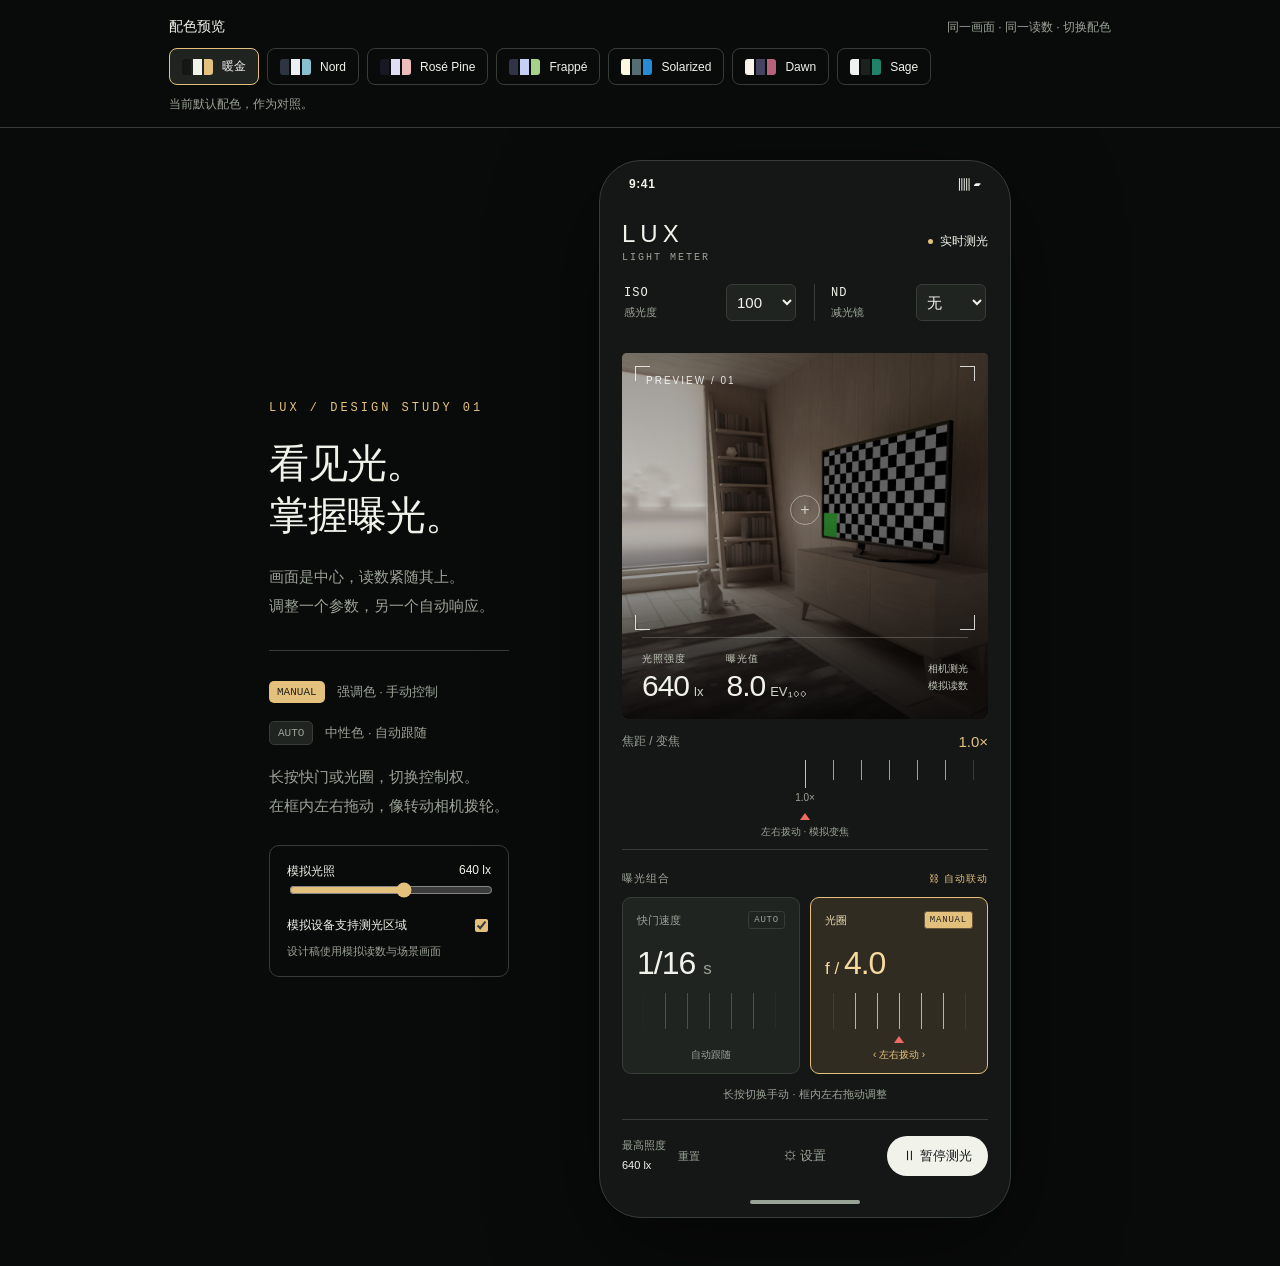
<file: design/index.html>
<!doctype html>
<html lang="zh-CN">
<head>
<meta charset="utf-8"><meta name="viewport" content="width=device-width,initial-scale=1">
<title>诱光奇点 — 配色设计稿</title>
<style>
:root{color-scheme:dark;--bg:#141716;--surface:#202421;--line:#363c36;--text:#f1f3eb;--muted:#9aa397;--accent:#e3c17d}*{box-sizing:border-box}body{margin:0;background:#090b0a;color:var(--text);font-family:Inter,-apple-system,BlinkMacSystemFont,"PingFang SC",sans-serif}button,select,input{font:inherit}button{cursor:pointer;color:inherit}button:focus-visible,select:focus-visible,input:focus-visible{outline:2px solid var(--accent);outline-offset:4px}.stage{min-height:100vh;display:flex;align-items:center;justify-content:center;gap:90px;padding:48px 24px}.notes{max-width:305px}.eyebrow{font:12px monospace;letter-spacing:3px;color:var(--accent)}h1{font-size:40px;line-height:1.3;font-weight:500;letter-spacing:-1px;margin:22px 0}p{color:var(--muted);font-size:15px;line-height:1.9}.notes hr{border:0;border-top:1px solid var(--line);margin:30px 0}.legend{display:flex;gap:12px;align-items:center;font-size:13px;color:var(--muted);margin:18px 0}.chip{padding:5px 8px;border-radius:5px;background:var(--accent);color:#29281e;font:11px monospace}.chip.auto{background:var(--surface);color:var(--muted);border:1px solid var(--line)}.phone{width:412px;flex-shrink:0;background:var(--bg);border:1px solid #41453f;border-radius:42px;padding:16px 22px 13px;box-shadow:0 30px 100px #0008;overflow:hidden}.system{display:flex;justify-content:space-between;padding:0 7px;font-size:12px;font-weight:600;letter-spacing:.6px}.header{display:flex;justify-content:space-between;align-items:center;margin:26px 0 21px}.brand{font-size:24px;letter-spacing:5px;font-weight:500}.brand small{display:block;font:10px monospace;letter-spacing:2px;color:var(--muted);margin-top:4px}.live{font-size:12px;color:#b4c6ad;display:flex;gap:7px;align-items:center}.dot{width:5px;height:5px;background:#a9bf9d;border-radius:50%}.viewfinder{position:relative;aspect-ratio:1;overflow:hidden;background:#4d493e;border-radius:5px}.viewfinder svg.scene{width:100%;height:100%;filter:saturate(.6) brightness(.8)}.scrim{position:absolute;inset:0;background:linear-gradient(180deg,#0003,transparent 45%,#000c)}.frame-corner{position:absolute;width:15px;height:15px;border:1px solid #fffc}.tl{left:13px;top:13px;border-right:0;border-bottom:0}.tr{right:13px;top:13px;border-left:0;border-bottom:0}.bl{left:13px;bottom:89px;border-top:0;border-right:0}.br{right:13px;bottom:89px;border-top:0;border-left:0}.focus{position:absolute;left:50%;top:43%;width:30px;height:30px;transform:translate(-50%,-50%);border:1px solid #fff6;border-radius:50%}.focus:after{content:'+';position:absolute;inset:0;text-align:center;line-height:27px;color:#fffa;font-weight:200}.scene-label{position:absolute;left:24px;top:22px;font-size:10px;letter-spacing:2px;color:#fffd}.sensor{position:absolute;bottom:0;left:0;right:0;padding:15px 20px 18px;display:flex;gap:23px;align-items:end}.sensor:before{content:'';position:absolute;top:0;left:20px;right:20px;height:1px;background:#fff3}.sensor-label{font-size:10px;color:#c3c9ba;letter-spacing:1px;margin-bottom:5px}.reading{font-size:30px;line-height:1;font-weight:400;font-variant-numeric:tabular-nums;letter-spacing:-1px}.reading small{font-size:13px;letter-spacing:0;color:#d0d5c8;margin-left:5px}.sensor-source{margin-left:auto;align-self:center;font-size:10px;color:#c3c9ba;line-height:1.7;text-align:right}.iso-row{display:flex;justify-content:space-between;align-items:center;padding:18px 2px;border-bottom:1px solid var(--line)}.iso-title{font:12px monospace;letter-spacing:1.5px}.iso-sub{font-size:11px;color:var(--muted);margin-top:5px}.iso-select{border:1px solid var(--line);border-radius:6px;background:var(--surface);color:var(--text);padding:8px 10px;font-size:15px;min-width:92px}.exposure-head{display:flex;justify-content:space-between;align-items:center;margin:21px 0 11px;font-size:11px;letter-spacing:1px;color:var(--muted)}.linked{display:flex;gap:5px;align-items:center;color:var(--accent);font-size:10px}.controls{display:grid;grid-template-columns:1fr 1fr;gap:10px}.exposure{border:1px solid var(--line);border-radius:9px;background:var(--surface);padding:13px 14px 11px;text-align:left;touch-action:pan-y;user-select:none;-webkit-user-select:none;transition:background .2s,border .2s;position:relative}.exposure.manual{background:#302c22;border-color:var(--accent)}.control-top{display:flex;justify-content:space-between;align-items:center;font-size:11px;color:var(--muted)}.state{font:9px monospace;letter-spacing:.8px;border:1px solid var(--line);padding:3px 5px;border-radius:3px}.manual .state{background:var(--accent);border-color:var(--accent);color:#25251d}.manual .control-top{color:#e5d4af}.control-value{font-size:32px;font-weight:400;letter-spacing:-1px;margin:16px 0 11px;font-variant-numeric:tabular-nums;white-space:nowrap}.control-value small{font-size:17px;letter-spacing:0;color:var(--muted)}.manual .control-value{color:#f6d99d}.ruler{height:15px;background:repeating-linear-gradient(90deg,var(--muted) 0 1px,transparent 1px 9px);opacity:.3;mask-image:linear-gradient(90deg,transparent,#000 20%,#000 80%,transparent)}.manual .ruler{background:repeating-linear-gradient(90deg,var(--accent) 0 1px,transparent 1px 9px);opacity:.7}.hint{text-align:center;font-size:11px;color:var(--muted);margin:13px 0 17px}.adjuster{padding:12px 0 0;display:none}.adjuster.open{display:block}.adjust-head{display:flex;justify-content:space-between;color:var(--accent);font-size:11px;margin-bottom:8px}input[type=range]{width:100%;accent-color:var(--accent);cursor:pointer}.footer{display:flex;align-items:center;justify-content:space-between;border-top:1px solid var(--line);padding:16px 0 6px}.max{font-size:11px;color:var(--muted);line-height:1.8}.max strong{font-weight:400;color:#d0d5c8;font-variant-numeric:tabular-nums}.hold{background:var(--text);color:#171c16;border:0;border-radius:24px;padding:11px 23px;font-size:13px}.reset{border:0;background:none;color:var(--muted);padding:8px;font-size:11px}.home{height:4px;width:110px;border-radius:3px;background:#91968c;margin:18px auto 0}.demo{border:1px solid var(--line);border-radius:10px;padding:17px;margin-top:25px}.demo label{display:flex;justify-content:space-between;font-size:12px;color:#c6cdbf}.demo small{display:block;font-size:11px;color:var(--muted);margin-top:9px}@media(max-width:850px){.stage{gap:35px}.notes{max-width:240px}h1{font-size:30px}}@media(max-width:700px){.stage{padding:0;display:block}.notes{display:none}.phone{width:min(100%,430px);margin:auto;border:0;border-radius:0;box-shadow:none;min-height:100vh;padding-top:16px}.header{margin-top:23px}}@media(prefers-reduced-motion:reduce){*{transition:none!important}}
.exposure{overflow:hidden;touch-action:pan-y;cursor:default}.exposure.manual{cursor:ew-resize}.exposure.dragging{border-color:#ffe3a5;background:#393124}.ruler{height:36px;margin-top:8px;position:relative;opacity:.35;background:repeating-linear-gradient(90deg,var(--muted) 0 1px,transparent 1px 22px);mask-image:linear-gradient(90deg,transparent,#000 15%,#000 85%,transparent);background-position-x:var(--dial-offset,0px)}.manual .ruler{height:36px;opacity:.9;background:repeating-linear-gradient(90deg,var(--accent) 0 1px,transparent 1px 22px);background-position-x:var(--dial-offset,0px)}.manual .dial-tip:before{content:'';display:block;width:0;height:0;border-left:5px solid transparent;border-right:5px solid transparent;border-bottom:7px solid #f06a62;margin:0 auto 5px;pointer-events:none}.exposure .dial-tip{position:relative;min-height:25px;padding-top:12px}.manual .dial-tip{padding-top:0}.exposure .dial-tip{font-size:10px;color:var(--muted);text-align:center;margin-top:7px}.manual .dial-tip{color:var(--accent)}
.ruler,.manual .ruler{background:none;overflow:hidden}.ruler:before{content:'';position:absolute;top:0;bottom:0;left:calc(50% - var(--tick-index,0)*22px + var(--dial-offset,0px));width:calc(var(--tick-count,11)*22px - 21px);background:repeating-linear-gradient(90deg,var(--muted) 0 1px,transparent 1px 22px)}.manual .ruler:before{background:repeating-linear-gradient(90deg,var(--accent) 0 1px,transparent 1px 22px)}
.iso-row{display:grid;grid-template-columns:1fr 1fr;gap:18px}.setting-group{display:flex;align-items:center;justify-content:space-between;gap:8px;min-width:0}.setting-group+ .setting-group{border-left:1px solid var(--line);padding-left:16px}.iso-select{min-width:70px;max-width:96px;padding:8px 6px}.iso-title{letter-spacing:1px}.zoom-dial{width:100%;padding:14px 0 10px;border-bottom:1px solid var(--line);user-select:none;touch-action:pan-y;cursor:ew-resize;overflow:hidden}.zoom-head{display:flex;align-items:center;justify-content:space-between;margin-bottom:10px;font-size:12px;color:var(--muted)}.zoom-head output{color:var(--accent);font-size:15px;font-variant-numeric:tabular-nums}.zoom-track{height:48px;position:relative;overflow:hidden;mask-image:linear-gradient(90deg,transparent,#000 8%,#000 92%,transparent)}.zoom-ticks{position:absolute;left:50%;top:0;display:flex;transform:translateX(var(--zoom-shift,0px));pointer-events:none}.zoom-tick{width:28px;flex-shrink:0;position:relative;height:48px}.zoom-tick:before{content:'';position:absolute;left:0;top:0;height:20px;width:1px;background:#8c9685}.zoom-tick.major:before{height:28px;background:var(--accent)}.zoom-tick span{position:absolute;top:32px;left:0;transform:translateX(-50%);font-size:10px;color:var(--muted)}.zoom-pointer{width:0;height:0;border-left:5px solid transparent;border-right:5px solid transparent;border-bottom:7px solid #f06a62;margin:5px auto 0}.zoom-note{text-align:center;font-size:10px;color:var(--muted);margin-top:5px}.scene{transform-origin:center;transition:transform .08s linear}
.zoom-dial[aria-disabled="true"]{cursor:not-allowed}.zoom-dial[aria-disabled="true"] .zoom-track,.zoom-dial[aria-disabled="true"] .zoom-pointer,.zoom-dial[aria-disabled="true"] output{opacity:.3}.zoom-dial[aria-disabled="true"] .zoom-note{color:var(--muted)}.capability-demo{margin-top:14px;gap:10px;align-items:center}.capability-demo input{accent-color:var(--accent)}.iso-row{margin-bottom:14px;padding-top:0;border-bottom:0}.settings-entry{display:block;margin:14px auto 0;border:0;background:none;color:var(--muted);font-size:13px;padding:10px 24px}.settings{width:min(440px,94vw);max-height:88vh;overflow:auto;border:1px solid var(--line);border-radius:18px;background:var(--bg);color:var(--text);padding:24px}.settings::backdrop{background:#000a;backdrop-filter:blur(5px)}.settings header{display:flex;align-items:center;justify-content:space-between;margin-bottom:24px}.settings h2{font-size:21px;font-weight:500;margin:0}.settings h3{font-size:14px;font-weight:500;margin:24px 0 12px}.settings p{font-size:12px;line-height:1.6;margin:6px 0 12px}.settings-close{background:var(--surface);color:var(--text);border:1px solid var(--line);border-radius:7px;padding:7px 12px}.stops{display:grid;grid-template-columns:repeat(4,1fr);gap:8px}.stop-choice{background:var(--surface);padding:8px 5px;border-radius:6px;font-size:12px;display:flex;align-items:center;gap:4px}.stop-choice input,.settings input{accent-color:var(--accent)}.setting-line{display:flex;justify-content:space-between;align-items:center;gap:15px;font-size:13px;margin:15px 0}.settings select{background:var(--surface);color:var(--text);border:1px solid var(--line);border-radius:6px;padding:8px}.settings output{color:var(--accent)}.settings .warning{color:#f4b398;min-height:18px;font-size:12px}
.footer{display:grid;grid-template-columns:1fr auto 1fr;gap:8px}.peak-group{display:flex;align-items:center;gap:4px}.footer .settings-entry{margin:0;padding:10px 12px}.footer .hold{justify-self:end;white-space:nowrap;padding:11px 16px}.exposure.out-of-range{border-color:#f06a62;background:#302321}.exposure.out-of-range .control-value,.exposure.out-of-range .control-value small,.exposure.out-of-range .dial-tip,.exposure.out-of-range .state{color:#ff8c83}.exposure.out-of-range .state{border-color:#f06a62}.exposure.out-of-range .ruler{opacity:1}.exposure.out-of-range .ruler:before{background:repeating-linear-gradient(90deg,#f06a62 0 1px,transparent 1px 22px)}.exposure:not(.manual) .ruler:before{transition:left .2s ease}.settings{padding:0;border-radius:22px;width:min(440px,95vw);max-height:92dvh;scrollbar-width:thin;scrollbar-color:var(--line) transparent}.settings-header{position:sticky;top:0;z-index:2;background:#171b18f5;padding:22px 24px 18px;margin:0!important;border-bottom:1px solid var(--line);backdrop-filter:blur(14px)}.settings-kicker{font:10px monospace;letter-spacing:2px;color:var(--muted)}.settings-header h2{font-size:23px;margin-top:7px}.settings-close{color:var(--accent);background:#302c22;border-color:#514631;padding:8px 15px}.settings-body{padding:22px 20px 8px}.section-caption{font-size:12px;color:var(--muted);display:flex;justify-content:space-between;align-items:center;margin:4px 3px 12px}.section-caption span{font-size:10px;color:#7f8b7a}.group-card,.settings-block{border:1px solid var(--line);border-radius:12px;background:#1c211d;margin-bottom:12px;padding:15px}.group-title{display:flex;align-items:center;gap:11px;margin-bottom:15px}.group-symbol{display:grid;place-items:center;width:37px;height:37px;background:#2a3029;border-radius:9px;color:var(--accent);font-size:17px}.settings .group-title h3{margin:0 0 4px;font-size:14px}.group-summary{font-size:11px;color:var(--muted)}.group-badge{font-size:10px;color:var(--muted);border:1px solid var(--line);border-radius:4px;margin-left:auto;padding:4px 6px}.group-toolbar{display:flex;gap:8px;margin-bottom:14px}.group-toolbar select{flex:1;min-width:0;background:#141915;padding:10px;font-size:13px;border-color:#394236}.rename-group{background:transparent;border:1px solid var(--line);border-radius:6px;color:var(--muted);font-size:11px;padding:0 12px}.stop-details{border-top:1px solid var(--line)}.stop-details summary{display:flex;justify-content:space-between;cursor:pointer;list-style:none;padding:13px 0;font-size:12px}.stop-details summary::-webkit-details-marker{display:none}.stop-details summary span{font-size:10px;color:var(--muted)}.stops{gap:7px;margin-bottom:12px}.stop-choice{border:1px solid #364032;background:#252d23;padding:8px 5px;justify-content:center;font-size:11px;cursor:pointer}.stop-choice:has(input:not(:checked)){background:transparent;border-color:#30382e;color:#798573}.stop-choice input{width:12px;height:12px;margin:0 3px 0 0}.settings .warning{min-height:0;margin:0 3px 15px}.settings-block{margin-bottom:22px}.settings .setting-line{margin:0;min-height:40px;font-size:13px}.setting-line small{display:block;font-size:10px;color:var(--muted);margin-top:6px;line-height:1.5}.settings .setting-line select{font-size:12px}.toggle-switch{appearance:none;width:35px;height:21px;border-radius:20px;background:#424a40;position:relative;cursor:pointer;flex-shrink:0;margin:0}.toggle-switch:after{content:'';position:absolute;width:15px;height:15px;top:3px;left:3px;background:#d7decf;border-radius:50%;transition:transform .18s}.toggle-switch:checked{background:var(--accent)}.toggle-switch:checked:after{transform:translateX(14px);background:#30281b}.settings-divider{height:1px;background:var(--line);margin:15px 0 10px}.settings #settings-zoom-note{font-size:10px;margin-bottom:0}.settings-footnote{text-align:center;color:#7f8b7a;font-size:10px;padding:0 20px 20px}.settings-name{width:100%;padding:10px;border:1px solid var(--line);border-radius:6px;background:var(--bg);color:var(--text)}
.stop-details{border-top:0}.stop-details summary{align-items:center;margin:0;padding:12px 13px;border:1px solid #64563b;border-radius:7px;background:#302c22;color:var(--accent);gap:12px}.stop-details summary .disclosure-label{font-size:12px;color:var(--accent)}.stop-details summary .disclosure-arrow{font-size:20px;line-height:16px;color:var(--accent);transition:transform .18s}.stop-details[open] summary{margin-bottom:12px;background:#25291f;border-color:var(--line)}.stop-details[open] .disclosure-arrow{transform:rotate(180deg)}</style>



<link rel="stylesheet" href="themes.css">
</head>
<body>
<section class="theme-preview" aria-label="配色方案演示">
  <div class="theme-preview-inner">
    <div class="preview-title"><strong>配色预览</strong><span>同一画面 · 同一读数 · 切换配色</span><select class="palette-mobile" id="palette-select" aria-label="预览主题"></select></div>
    <div class="palette-options" id="palette-options" role="group" aria-label="预览主题"></div>
    <div class="palette-meta"><span id="palette-description" role="status"></span><a id="palette-source" target="_blank" rel="noopener noreferrer" hidden>官方配色参考 ↗</a></div>
  </div>
</section>
<main class="stage">
<aside class="notes"><div class="eyebrow">LUX / DESIGN STUDY 01</div><h1>看见光。<br>掌握曝光。</h1><p>画面是中心，读数紧随其上。<br>调整一个参数，另一个自动响应。</p><hr><div class="legend"><span class="chip">MANUAL</span>强调色 · 手动控制</div><div class="legend"><span class="chip auto">AUTO</span>中性色 · 自动跟随</div><p>长按快门或光圈，切换控制权。<br>在框内左右拖动，像转动相机拨轮。</p><div class="demo"><label for="light">模拟光照 <span id="demo-lux">640 lx</span></label><input id="light" type="range" min="0" max="14" value="8" step=".1"><label class="capability-demo"><span>模拟设备支持测光区域</span><input id="metering-supported" type="checkbox" checked></label><small>设计稿使用模拟读数与场景画面</small></div></aside>
<section class="phone" aria-label="Lux 测光仪设计稿"><div class="system"><span>9:41</span><span>▥ ▰</span></div><header class="header"><div class="brand">LUX<small>LIGHT METER</small></div><div class="live"><i class="dot"></i><span id="status">实时测光</span></div></header>
<div class="iso-row">
<div class="setting-group"><div><div class="iso-title">ISO</div><div class="iso-sub">感光度</div></div><select id="iso" class="iso-select" aria-label="ISO 感光度"><option>25</option><option>50</option><option selected>100</option><option>200</option><option>400</option><option>800</option><option>1600</option><option>3200</option><option>6400</option></select></div><div class="setting-group"><div><div class="iso-title">ND</div><div class="iso-sub">减光镜</div></div><select id="nd" class="iso-select" aria-label="ND 滤镜"><option value="0" selected>无</option><option value="1">1 档</option><option value="2">2 档</option><option value="3">3 档</option><option value="4">4 档</option><option value="5">5 档</option><option value="6">6 档</option><option value="7">7 档</option><option value="8">8 档</option><option value="9">9 档</option><option value="10">10 档</option></select></div></div>
<div class="viewfinder"><svg class="scene" viewBox="74 420 932 932" preserveAspectRatio="xMidYMid slice" aria-label="模拟器室内场景"><image href="preview-scene.png" width="1080" height="2400"/></svg><div class="scrim"></div><div class="scene-label">PREVIEW / 01</div><i class="frame-corner tl"></i><i class="frame-corner tr"></i><i class="frame-corner bl"></i><i class="frame-corner br"></i><div class="focus"></div><div class="sensor"><div><div class="sensor-label">光照强度</div><div class="reading"><span id="lux">640</span><small>lx</small></div></div><div><div class="sensor-label">曝光值</div><div class="reading"><span id="ev">8.0</span><small>EV₁₀₀</small></div></div><div class="sensor-source">相机测光<br>模拟读数</div></div></div>
<div class="zoom-dial" id="zoom-dial" role="slider" tabindex="0" aria-label="焦距调节（模拟变焦倍率）" aria-valuemin="1" aria-valuemax="5" aria-valuenow="1"><div class="zoom-head"><span>焦距 / 变焦</span><output id="zoom-value">1.0×</output></div><div class="zoom-track"><div class="zoom-ticks" id="zoom-ticks"></div></div><div class="zoom-pointer"></div><div class="zoom-note">左右拨动 · 模拟变焦</div></div>
<div class="exposure-head"><span>曝光组合</span><span class="linked">⛓ 自动联动</span></div><div class="controls"><button class="exposure" id="shutter" aria-label="快门，长按切换为手动"><div class="control-top"><span>快门速度</span><span class="state">AUTO</span></div><div class="control-value" id="shutter-value">1/16 <small>s</small></div><div class="ruler"></div><div class="dial-tip">自动跟随</div></button><button class="exposure manual" id="aperture" aria-label="光圈，长按切换为手动"><div class="control-top"><span>光圈</span><span class="state">MANUAL</span></div><div class="control-value" id="aperture-value"><small>f / </small>4.0</div><div class="ruler"></div><div class="dial-tip">自动跟随</div></button></div>
<div class="hint" id="hint" aria-live="polite">长按切换手动 · 框内左右拖动调整</div>
<footer class="footer"><div class="peak-group"><div class="max">最高照度<br><strong id="maximum">640 lx</strong></div><button id="reset" class="reset">重置</button></div><button class="settings-entry" id="settings-open">⚙ 设置</button><button id="hold" class="hold">Ⅱ 暂停测光</button></footer><div class="home"></div></section></main>
<dialog class="settings" id="settings">
<header class="settings-header"><div><span class="settings-kicker">PREFERENCES</span><h2>测光设置</h2></div><button class="settings-close" id="settings-close">完成</button></header>
<div class="settings-body"><section class="settings-block theme-setting"><label class="setting-line" for="settings-theme"><div>主题色<small>与顶部配色预览同步</small></div><select id="settings-theme"></select></label></section><div class="section-caption">拨轮与档位<span>按器材保存常用组合</span></div>
<section class="group-card"><div class="group-title"><span class="group-symbol">f /</span><div><h3>光圈</h3><span class="group-summary" id="f-summary">全部档位</span></div><span class="group-badge">档位组</span></div><div class="group-toolbar"><select id="f-group" aria-label="光圈设置目标组"><option>默认组</option></select><button class="rename-group" data-kind="f" aria-label="重命名光圈组">重命名</button></div><details class="stop-details"><summary><span class="disclosure-label">展开编辑档位</span><span class="disclosure-arrow" aria-hidden="true">⌄</span></summary><div class="stops" id="f-stops"></div></details></section>
<section class="group-card"><div class="group-title"><span class="group-symbol">s</span><div><h3>快门速度</h3><span class="group-summary" id="t-summary">全部档位</span></div><span class="group-badge">档位组</span></div><div class="group-toolbar"><select id="t-group" aria-label="快门速度设置目标组"><option>默认组</option></select><button class="rename-group" data-kind="t" aria-label="重命名快门速度组">重命名</button></div><details class="stop-details"><summary><span class="disclosure-label">展开编辑档位</span><span class="disclosure-arrow" aria-hidden="true">⌄</span></summary><div class="stops" id="t-stops"></div></details></section>

<div class="warning" id="stops-warning" role="status"></div><div class="section-caption">测量</div><section class="settings-block"><label class="setting-line"><div>识别间隔<small>按设定频率更新读数与曝光组合</small></div><select id="interval"><option value="500">0.5 秒</option><option value="1000" selected>1 秒</option><option value="2000">2 秒</option><option value="5000">5 秒</option></select></label></section>
<div class="section-caption">相机</div><section class="settings-block"><label class="setting-line"><div>显示焦距拨轮<small>关闭后，仅在设置中调整</small></div><input class="toggle-switch" id="show-zoom" type="checkbox" checked></label><div class="settings-divider"></div><label class="setting-line" for="settings-zoom"><span>焦距 / 变焦</span><output id="settings-zoom-value">1.0×</output></label><input id="settings-zoom" type="range" min="1" max="5" step="0.1" value="1" aria-label="设置中的焦距调节"><p id="settings-zoom-note">与主页面实时同步</p></section>
</div><div class="settings-footnote">设置即时生效</div></dialog>

<script>

(()=>{const $=id=>document.getElementById(id);let f=[1,1.4,2,2.8,4,5.6,8,11,16,22,32],t=[1/8000,1/4000,1/2000,1/1000,1/500,1/250,1/125,1/60,1/30,1/15,1/8,1/4,.5,1,2,4,8,15,30].reverse();const allF=[...f],allT=[...t];let manual='aperture',fi=4,ti=11,lux=640,maximum=640,paused=false;function fmt(s){return s<1?'1/'+Math.round(1/s):Number(s.toFixed(2)).toString()}function tickPosition(values,value){if(values.length===1)return 0;const ascending=values[values.length-1]>values[0];if(ascending?value<=values[0]:value>=values[0])return 0;const last=values.length-1;if(ascending?value>=values[last]:value<=values[last])return last;for(let i=0;i<last;i++){if(ascending?value<=values[i+1]:value>=values[i+1])return i+Math.log(value/values[i])/Math.log(values[i+1]/values[i])}return last}function update(){const iso=Number($('iso').value),filteredLux=lux/2**Number($('nd').value);const a=manual==='aperture'?f[fi]:Math.sqrt(filteredLux*iso*t[ti]/250),s=manual==='shutter'?t[ti]:a*a*250/(filteredLux*iso);$('lux').textContent=Math.round(lux).toLocaleString();$('ev').textContent=(Math.log2(lux/2.5)).toFixed(1);$('aperture-value').innerHTML='<small>f / </small>'+a.toLocaleString('en-US',{minimumFractionDigits:1,maximumFractionDigits:2,useGrouping:false});$('shutter-value').innerHTML=fmt(s)+' <small>s</small>';$('maximum').textContent=Math.round(maximum).toLocaleString()+' lx';for(const id of ['shutter','aperture']){const active=id===manual;$(id).classList.toggle('manual',active);$(id).querySelector('.state').textContent=active?'MANUAL':'AUTO';$(id).setAttribute('aria-pressed',String(active));$(id).style.setProperty('--tick-index',String(active?(id==='aperture'?fi:ti):tickPosition(id==='aperture'?f:t,id==='aperture'?a:s)));$(id).style.setProperty('--tick-count',String(id==='aperture'?f.length:t.length));const choices=id==='aperture'?f:t,raw=id==='aperture'?a:s,min=Math.min(...choices),max=Math.max(...choices),below=raw<min*(1-1e-9),above=raw>max*(1+1e-9),outside=!active&&(below||above);$(id).classList.toggle('out-of-range',outside);$(id).querySelector('.dial-tip').textContent=outside?(below?'低于下限':'超过上限'):(active?'‹ 左右拨动 ›':'自动跟随');if(outside){const bound=below?min:max;$(id+'-value').innerHTML=id==='aperture'?'<small>f / </small>'+bound.toLocaleString('en-US',{minimumFractionDigits:1,maximumFractionDigits:2,useGrouping:false}):fmt(bound)+' <small>s</small>';$(id).style.setProperty('--tick-index',String(choices.indexOf(bound)));$(id).setAttribute('aria-label',(id==='aperture'?'光圈':'快门')+'自动计算值'+(below?'低于下限':'超过上限'))}else{$(id).setAttribute('aria-label',(id==='aperture'?'光圈':'快门')+'，长按切换为手动')}}}function hint(){ $('hint').textContent='长按切换手动 · 框内左右拖动调整';update()}
function change(id,value){const last=(id==='aperture'?f:t).length-1;value=Math.max(0,Math.min(last,value));if(id==='aperture')fi=value;else ti=value;update()}
for(const id of ['shutter','aperture']){
 const el=$(id);let timer,down=false,long=false,dragged=false,x=0,y=0,base=0;
 const cancelTimer=()=>clearTimeout(timer);
 const release=()=>{cancelTimer();down=false;el.classList.remove('dragging');el.style.setProperty('--dial-offset','0px')};
 el.addEventListener('pointerdown',e=>{if(e.button!==0)return;down=true;long=false;dragged=false;x=e.clientX;y=e.clientY;base=id==='aperture'?fi:ti;el.setPointerCapture(e.pointerId);timer=setTimeout(()=>{if(!down)return;long=true;manual=id;base=id==='aperture'?fi:ti;update();hint()},500)});
 el.addEventListener('pointermove',e=>{if(!down)return;const dx=e.clientX-x,dy=e.clientY-y;if(!dragged&&Math.abs(dy)>Math.max(10,Math.abs(dx))){release();return}if(Math.abs(dx)>8){cancelTimer();if(manual===id){dragged=true;el.classList.add('dragging');const last=(id==='aperture'?f:t).length-1;const raw=base-dx/22;const clamped=Math.max(0,Math.min(last,raw));const selected=Math.round(clamped);change(id,selected);el.style.setProperty('--dial-offset',(-(clamped-selected)*22)+'px')}}});
 el.addEventListener('pointerup',release);el.addEventListener('pointercancel',release);el.addEventListener('lostpointercapture',release);
 el.addEventListener('click',()=>{if(!long&&!dragged&&manual!==id)$('hint').textContent='长按此项切换为手动，再左右拖动调整'});
 el.addEventListener('keydown',e=>{if(e.key==='Enter'||e.key===' '){e.preventDefault();manual=id;update();hint()}if((e.key==='ArrowRight'||e.key==='ArrowLeft')&&manual===id){e.preventDefault();change(id,(id==='aperture'?fi:ti)+(e.key==='ArrowRight'?1:-1))}})
}
hint();
for(const [container,all,isF] of [['f-stops',allF,true],['t-stops',allT,false]]){
 for(const stop of all){const label=document.createElement('label');label.className='stop-choice';const box=document.createElement('input');box.type='checkbox';box.checked=true;const text=document.createElement('span');text.textContent=isF?stop.toFixed(1):fmt(stop);label.append(box,text);$(container).appendChild(label);box.addEventListener('change',()=>{const enabled=[...$(container).querySelectorAll('input')].map((input,i)=>input.checked?all[i]:null).filter(v=>v!==null);if(!enabled.length){box.checked=true;$('stops-warning').textContent='每组至少保留一个档位';return}$('stops-warning').textContent='';const old=isF?f[fi]:t[ti];const nearest=enabled.reduce((best,v,i)=>Math.abs(Math.log(v/old))<Math.abs(Math.log(enabled[best]/old))?i:best,0);if(isF){f=enabled;fi=nearest}else{t=enabled;ti=nearest}update()})}
}
let samplingTimer;function sample(){if(!paused){lux=2.5*2**Number($('light').value);maximum=Math.max(maximum,lux);update()}}function restartSampling(){clearInterval(samplingTimer);samplingTimer=setInterval(sample,Number($('interval').value))}$('interval').addEventListener('change',restartSampling);restartSampling();
$('settings-open').addEventListener('click',()=>$('settings').showModal());$('settings-close').addEventListener('click',()=>$('settings').close());
$('iso').addEventListener('change',update);$('nd').addEventListener('change',update);$('light').addEventListener('input',()=>{const value=2.5*2**Number($('light').value);$('demo-lux').textContent=Math.round(value).toLocaleString()+' lx';});$('hold').addEventListener('click',()=>{paused=!paused;$('hold').textContent=paused?'▶ 继续测光':'Ⅱ 暂停测光';$('status').textContent=paused?'读数已保持':'实时测光';if(!paused){lux=2.5*2**Number($('light').value);maximum=Math.max(maximum,lux);update()}});$('reset').addEventListener('click',()=>{maximum=lux;update()});update()})();
(()=>{
 const dial=document.getElementById('zoom-dial'),ticks=document.getElementById('zoom-ticks'),value=document.getElementById('zoom-value'),scene=document.querySelector('svg.scene');let zoom=1,start=0,base=1,down=false,y=0,supported=true;const capability=document.getElementById("metering-supported");function applyCapability(){supported=capability.checked;down=false;dial.setAttribute("aria-disabled",String(!supported));dial.tabIndex=supported?0:-1;dial.querySelector(".zoom-note").textContent=supported?"左右拨动 · 模拟变焦":"此设备不支持区域测光";document.getElementById("settings-zoom").disabled=!supported;document.getElementById("settings-zoom-note").textContent=supported?"与主页面实时同步":"此设备不支持区域测光，无法调节";if(!supported)setZoom(1)}capability.addEventListener("change",applyCapability);
 for(let i=0;i<=40;i++){const tick=document.createElement('div');tick.className='zoom-tick'+(i%10===0?' major':'');if(i%10===0){const number=document.createElement('span');number.textContent=(1+i/10).toFixed(1)+'×';tick.appendChild(number)}ticks.appendChild(tick)}
 function setZoom(next){if(!supported)next=1;zoom=Math.max(1,Math.min(5,next));value.textContent=zoom.toFixed(1)+'×';ticks.style.setProperty('--zoom-shift',(-(zoom-1)*280)+'px');scene.style.transform='scale('+zoom+')';dial.setAttribute('aria-valuenow',zoom.toFixed(1));document.getElementById('settings-zoom').value=zoom.toFixed(1);document.getElementById('settings-zoom-value').textContent=zoom.toFixed(1)+'×'}
 dial.addEventListener('pointerdown',e=>{if(!supported||e.button!==0)return;start=e.clientX;y=e.clientY;base=zoom;down=true;dial.setPointerCapture(e.pointerId)});
 dial.addEventListener('pointermove',e=>{if(!supported||!down)return;const dx=e.clientX-start;if(Math.abs(e.clientY-y)>Math.max(10,Math.abs(dx))){down=false;return}setZoom(base-dx/280)});
 for(const type of ['pointerup','pointercancel','lostpointercapture'])dial.addEventListener(type,()=>{down=false;setZoom(Math.round(zoom*10)/10)});
 dial.addEventListener('keydown',e=>{if(!supported)return;if(e.key==='ArrowLeft'||e.key==='ArrowRight'){e.preventDefault();setZoom(Math.round((zoom+(e.key==='ArrowRight'?.1:-.1))*10)/10)}else if(e.key==='Home'){e.preventDefault();setZoom(1)}else if(e.key==='End'){e.preventDefault();setZoom(5)}});document.getElementById('settings-zoom').addEventListener('input',e=>setZoom(Number(e.target.value)));document.getElementById('show-zoom').addEventListener('change',e=>{down=false;dial.hidden=!e.target.checked});applyCapability();setZoom(1)
})();
(()=>{
 const $=id=>document.getElementById(id);const groups={f:[{name:'默认组',mask:[]}],t:[{name:'默认组',mask:[]}]};const selected={f:0,t:0};
 function boxes(k){return [...$(k+'-stops').querySelectorAll('input')]}
 function snapshot(k){return boxes(k).map(b=>b.checked)}
 function summarize(k){const n=boxes(k).filter(b=>b.checked).length;$(k+'-summary').textContent=n+' 档已启用 / 共 '+boxes(k).length+' 档'}
 function options(k){const select=$(k+'-group');select.replaceChildren();const create=document.createElement('option');create.value='new';create.textContent='＋ 新建组';select.appendChild(create);groups[k].forEach((g,i)=>{const o=document.createElement('option');o.value=i;o.textContent=g.name;select.appendChild(o)});select.value=selected[k]}
 function editName(k,create){const editor=document.createElement('dialog');editor.className='settings';editor.style.padding='22px';const title=document.createElement('h2');title.textContent=create?'保存为新组':'重命名档位组';const input=document.createElement('input');input.className='settings-name';input.value=create?'':groups[k][selected[k]].name;input.placeholder='输入组名称';input.style.margin='20px 0';const error=document.createElement('p');error.style.color='var(--danger-text)';const actions=document.createElement('div');actions.style='display:flex;justify-content:flex-end;gap:10px';const cancel=document.createElement('button');cancel.className='rename-group';cancel.textContent='取消';cancel.onclick=()=>editor.close();const save=document.createElement('button');save.className='settings-close';save.textContent='保存';save.onclick=()=>{const name=input.value.trim();if(!name){error.textContent='请输入组名称';return}if(groups[k].some((g,i)=>g.name===name&&(create||i!==selected[k]))){error.textContent='组名称已存在';return}if(create){groups[k].push({name,mask:snapshot(k)});selected[k]=groups[k].length-1}else groups[k][selected[k]].name=name;options(k);editor.close()};actions.append(cancel,save);editor.append(title,input,error,actions);document.body.appendChild(editor);editor.addEventListener('close',()=>editor.remove());editor.showModal();input.focus()}
 for(const k of ['f','t']){groups[k][0].mask=snapshot(k);summarize(k);options(k);$(k+'-stops').addEventListener('change',()=>{groups[k][selected[k]].mask=snapshot(k);summarize(k)});$(k+'-group').addEventListener('change',()=>{if($(k+'-group').value==='new'){const prefix=k==='f'?'镜头 ':'相机 ';let n=1;while(groups[k].some(g=>g.name===prefix+n))n++;groups[k].push({name:prefix+n,mask:snapshot(k)});selected[k]=groups[k].length-1;options(k);summarize(k);return}selected[k]=Number($(k+'-group').value);const target=groups[k][selected[k]].mask;const all=boxes(k);all.forEach((b,i)=>{if(target[i]&&!b.checked){b.checked=true;b.dispatchEvent(new Event('change',{bubbles:true}))}});all.forEach((b,i)=>{if(!target[i]&&b.checked){b.checked=false;b.dispatchEvent(new Event('change',{bubbles:true}))}});groups[k][selected[k]].mask=snapshot(k);summarize(k)})}
 document.querySelectorAll('.rename-group[data-kind]').forEach(b=>b.onclick=()=>editName(b.dataset.kind,false));
})();
document.querySelectorAll('.stop-details').forEach(details=>details.addEventListener('toggle',()=>{details.querySelector('.disclosure-label').textContent=details.open?'收起档位':'展开编辑档位'}));
</script>

<script src="themes.js"></script>
</body></html>
</file>
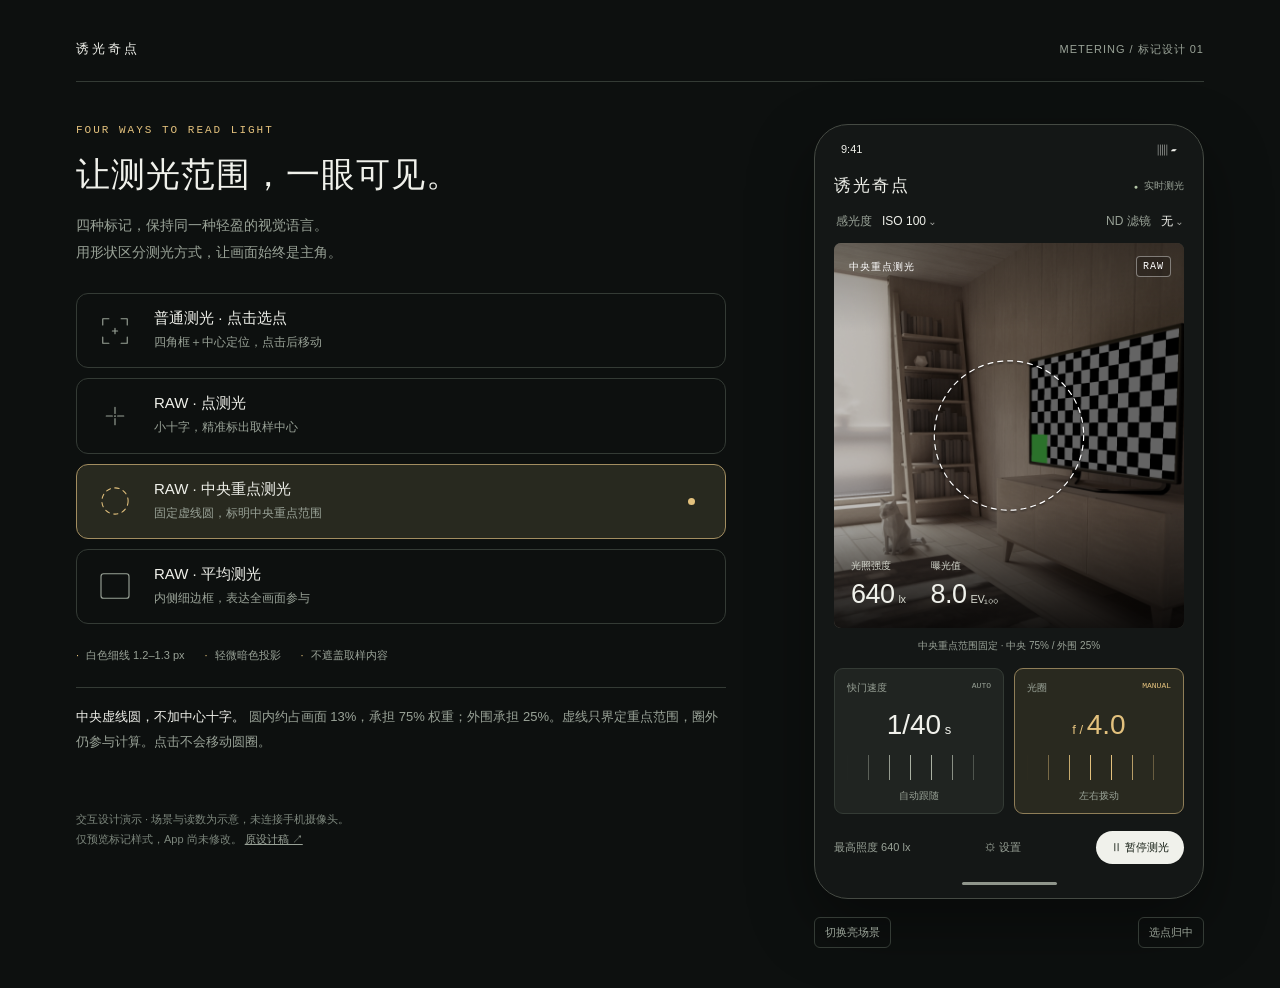
<file: design/metering.html>
<!doctype html>
<html lang="zh-CN">
<head>
<meta charset="utf-8"><meta name="viewport" content="width=device-width,initial-scale=1">
<title>诱光奇点 · 测光标记设计</title>
<style>
:root{color-scheme:dark;--bg:#141716;--panel:#202421;--line:#343b35;--ink:#f0f1eb;--muted:#99a297;--accent:#e3c17d}*{box-sizing:border-box}body{margin:0;background:#0d100f;color:var(--ink);font-family:-apple-system,BlinkMacSystemFont,"PingFang SC",sans-serif}button{font:inherit;color:inherit;cursor:pointer}button:focus-visible{outline:2px solid var(--accent);outline-offset:4px}.shell{max-width:1200px;margin:auto;padding:40px 36px}.masthead{display:flex;align-items:center;justify-content:space-between;padding-bottom:23px;border-bottom:1px solid var(--line);font-size:13px}.brand{letter-spacing:3px}.tag{color:var(--muted);font-size:11px;letter-spacing:1px}.layout{display:grid;grid-template-columns:1fr 390px;gap:88px;margin-top:42px;align-items:start}.kicker{font:11px monospace;letter-spacing:2px;color:var(--accent)}h1{font-size:34px;font-weight:500;letter-spacing:1px;margin:16px 0 12px}.intro{font-size:14px;line-height:1.9;color:var(--muted);max-width:450px}.modes{display:grid;gap:10px;margin-top:28px}.mode{display:grid;grid-template-columns:48px 1fr 20px;gap:12px;align-items:center;text-align:left;background:transparent;border:1px solid var(--line);border-radius:12px;padding:15px 17px;transition:background .15s,border-color .15s}.mode.active{background:#28291f;border-color:#a28d60}.mode:hover{background:#252a25}.icon{width:42px;height:42px;color:var(--muted)}.active .icon{color:var(--accent)}.mode b{display:block;font-size:15px;font-weight:500}.mode small{display:block;color:var(--muted);font-size:12px;line-height:1.6;margin-top:5px}.selection{width:7px;height:7px;border-radius:50%;background:transparent}.active .selection{background:var(--accent)}.spec{display:flex;gap:20px;margin:24px 0;color:var(--muted);font-size:11px}.spec span:before{content:'·';color:var(--accent);margin-right:7px}.detail{padding:17px 0;border-top:1px solid var(--line);color:var(--muted);font-size:13px;line-height:1.9;min-height:95px}.detail b{font-weight:400;color:var(--ink)}.phone{width:390px;padding:18px 19px 13px;background:var(--bg);border:1px solid #454a43;border-radius:34px;box-shadow:0 25px 65px #0006}.system{display:flex;justify-content:space-between;font-size:11px;padding:0 7px 16px}.app-head{display:flex;justify-content:space-between;align-items:center;margin:0 0 16px}.app-head strong{font-size:17px;font-weight:500;letter-spacing:2px}.live{color:var(--muted);font-size:10px}.live:before{content:'●';color:#b3c6a6;font-size:7px;margin-right:6px}.options{display:flex;justify-content:space-between;padding:0 2px 13px;font-size:12px}.options span{color:var(--muted);margin-right:10px}.preview{position:relative;height:385px;overflow:hidden;border-radius:7px;background:#373e34;touch-action:manipulation}.scene{position:absolute;inset:0;width:100%;height:100%;filter:saturate(.55) brightness(.78);transition:filter .2s}.preview.bright .scene{filter:saturate(.4) brightness(1.55)}.shade{position:absolute;inset:0;pointer-events:none;background:linear-gradient(#0004,transparent 23%,transparent 68%,#000c)}.badge{position:absolute;top:13px;right:13px;font:10px monospace;letter-spacing:1px;border:1px solid #fff6;color:#fff;padding:4px 6px;border-radius:4px;background:#0003}.source{position:absolute;left:15px;top:17px;font-size:10px;color:#fff;letter-spacing:1px}.overlay{position:absolute;inset:0;width:100%;height:100%;pointer-events:none;filter:drop-shadow(0 1px 1px #000b);color:#fff;overflow:visible}.overlay *{vector-effect:non-scaling-stroke}.marker{fill:none;stroke:currentColor;stroke-width:1.3;stroke-linecap:round;stroke-linejoin:round}.center-ring{stroke-dasharray:5 5;stroke-width:1.2}.average-frame{stroke-opacity:.8;stroke-width:1.2}.sensor{position:absolute;bottom:0;left:0;right:0;display:flex;gap:25px;padding:15px 17px 18px;pointer-events:none}.sensor small{display:block;font-size:10px;color:#d5d8ce;margin-bottom:6px}.sensor strong{font-size:27px;font-weight:400;letter-spacing:-.5px}.sensor em{font-size:11px;font-style:normal;color:#d5d8ce;margin-left:4px}.mode-caption{font-size:10px;color:var(--muted);text-align:center;margin:11px 0 15px;min-height:14px}.exposure{display:grid;grid-template-columns:1fr 1fr;gap:10px}.dial{background:var(--panel);border:1px solid var(--line);border-radius:9px;padding:12px 12px 10px;text-align:center}.dial.manual{border-color:#8f7e58;background:#29291f}.dial-head{display:flex;justify-content:space-between;color:var(--muted);font-size:10px}.dial-head i{font:8px monospace;font-style:normal}.dial.manual .dial-head i{color:var(--accent)}.value{font-size:28px;margin:14px 0}.manual .value{color:var(--accent)}.value small{font-size:13px}.ticks{height:25px;background:repeating-linear-gradient(90deg,#aab1a3 0 1px,transparent 1px 21px);mask-image:linear-gradient(90deg,transparent,#000 35%,#000 65%,transparent)}.manual .ticks{background:repeating-linear-gradient(90deg,var(--accent) 0 1px,transparent 1px 21px)}.dial p{font-size:10px;color:var(--muted);margin:9px 0 0}.footer{display:flex;align-items:center;justify-content:space-between;padding:17px 0 8px;font-size:11px;color:var(--muted)}.pause{border:0;background:var(--ink);color:#172016;padding:9px 15px;border-radius:20px;font-size:11px}.home{width:95px;height:3px;background:#8f958b;border-radius:3px;margin:10px auto 0}.demo-tools{display:flex;justify-content:space-between;gap:12px;margin-top:18px;font-size:11px;color:var(--muted)}.demo-tools button{border:1px solid var(--line);border-radius:6px;padding:7px 10px;background:transparent;font-size:11px}.demo-tools button[aria-pressed=true]{border-color:var(--accent);color:var(--accent)}.disclaimer{margin:28px 0 0;font-size:11px;color:#7d877d;line-height:1.8}a{color:var(--muted)}@media(max-width:930px){.layout{gap:32px;grid-template-columns:1fr 360px}.phone{width:360px}.shell{padding:28px 22px}}@media(max-width:720px){.shell{padding:22px 18px}.layout{display:flex;flex-direction:column;gap:25px;margin-top:25px}.description{width:100%}h1{font-size:28px}.modes{grid-template-columns:1fr 1fr;gap:8px}.mode{padding:10px;grid-template-columns:30px 1fr;gap:7px}.icon{width:28px;height:28px}.selection{display:none}.mode small{font-size:10px}.mode b{font-size:12px}.spec{gap:12px;flex-wrap:wrap}.device{align-self:center;max-width:100%}.phone{width:360px;max-width:100%}.preview{height:365px}.tag{font-size:9px}.disclaimer{margin-top:18px}}@media(prefers-reduced-motion:reduce){*{transition:none!important}}
</style>
</head>
<body>
<svg width="0" height="0" style="position:absolute" aria-hidden="true"><defs>
<symbol id="normal-icon" viewBox="0 0 48 48"><path d="M17 10h-7v7m21-7h7v7M10 31v7h7m21-7v7h-7M21 24h6m-3-3v6" class="marker"/></symbol>
<symbol id="spot-icon" viewBox="0 0 48 48"><path d="M24 14v7m0 6v7M14 24h7m6 0h7" class="marker"/><circle cx="24" cy="24" r="1" fill="currentColor"/></symbol>
<symbol id="center-icon" viewBox="0 0 48 48"><circle cx="24" cy="24" r="15" class="marker center-ring"/></symbol>
<symbol id="average-icon" viewBox="0 0 48 48"><rect x="8" y="10" width="32" height="28" rx="3" class="marker"/></symbol>
</defs></svg>
<div class="shell"><header class="masthead"><span class="brand">诱光奇点</span><span class="tag">METERING / 标记设计 01</span></header>
<main class="layout"><section class="description"><div class="kicker">FOUR WAYS TO READ LIGHT</div><h1>让测光范围，一眼可见。</h1><p class="intro">四种标记，保持同一种轻盈的视觉语言。<br>用形状区分测光方式，让画面始终是主角。</p>
<div class="modes" aria-label="切换测光模式">
<button class="mode" data-mode="normal" aria-pressed="false"><svg class="icon" aria-hidden="true"><use href="#normal-icon"/></svg><span><b>普通测光 · 点击选点</b><small>四角框＋中心定位，点击后移动</small></span><i class="selection"></i></button>
<button class="mode" data-mode="spot" aria-pressed="false"><svg class="icon" aria-hidden="true"><use href="#spot-icon"/></svg><span><b>RAW · 点测光</b><small>小十字，精准标出取样中心</small></span><i class="selection"></i></button>
<button class="mode active" data-mode="center" aria-pressed="true"><svg class="icon" aria-hidden="true"><use href="#center-icon"/></svg><span><b>RAW · 中央重点测光</b><small>固定虚线圆，标明中央重点范围</small></span><i class="selection"></i></button>
<button class="mode" data-mode="average" aria-pressed="false"><svg class="icon" aria-hidden="true"><use href="#average-icon"/></svg><span><b>RAW · 平均测光</b><small>内侧细边框，表达全画面参与</small></span><i class="selection"></i></button>
</div><div class="spec"><span>白色细线 1.2–1.3 px</span><span>轻微暗色投影</span><span>不遮盖取样内容</span></div>
<div class="detail" id="detail" aria-live="polite"></div><p class="disclaimer">交互设计演示 · 场景与读数为示意，未连接手机摄像头。<br>仅预览标记样式，App 尚未修改。 <a href="/">原设计稿 ↗</a></p>
</section><section class="device" aria-label="手机画面预览"><div class="phone"><div class="system"><span>9:41</span><span>▥ ▰</span></div><header class="app-head"><strong>诱光奇点</strong><span class="live">实时测光</span></header><div class="options"><div><span>感光度</span>ISO 100 ⌄</div><div><span>ND 滤镜</span>无 ⌄</div></div>
<div class="preview" id="preview" role="button" tabindex="0" aria-label="测光预览，点击选点"><svg class="scene" viewBox="74 420 932 820" preserveAspectRatio="xMidYMid slice" aria-hidden="true"><image href="preview-scene.png" width="1080" height="2400"/></svg><div class="shade"></div><span class="source" id="source"></span><span class="badge" id="raw">RAW</span><svg class="overlay" id="overlay" aria-hidden="true"></svg><div class="sensor"><div><small>光照强度</small><strong>640<em>lx</em></strong></div><div><small>曝光值</small><strong>8.0<em>EV₁₀₀</em></strong></div></div></div>
<div class="mode-caption" id="caption" aria-live="polite"></div><div class="exposure"><div class="dial"><div class="dial-head"><span>快门速度</span><i>AUTO</i></div><div class="value">1/40<small> s</small></div><div class="ticks"></div><p>自动跟随</p></div><div class="dial manual"><div class="dial-head"><span>光圈</span><i>MANUAL</i></div><div class="value"><small>f / </small>4.0</div><div class="ticks"></div><p>左右拨动</p></div></div><div class="footer"><span>最高照度 640 lx</span><span>⚙ 设置</span><span class="pause">Ⅱ 暂停测光</span></div><div class="home"></div></div><div class="demo-tools"><button id="brightness" aria-pressed="false">切换亮场景</button><button id="reset">选点归中</button></div></section></main></div>
<script>
const configs={normal:{name:'普通相机测光',hint:'点击画面，移动手机摄像头的测光位置',detail:'<b>四角框，而非实心方框。</b> 中间保留一个细小定位十字。点击画面后，标记移动到选择的位置；普通模式由手机摄像头执行区域曝光调整，框只表示选点，不宣称精确取样边界。'},spot:{name:'点测光',hint:'点击画面，移动 RAW 点测光位置',detail:'<b>小十字＋中心微点。</b> 四条短线中间留空，保留被测细节。十字表示约 1.5% 面积取样区的中心；靠近边缘时，选区仍完整保留在画面内。'},center:{name:'中央重点测光',hint:'中央重点范围固定 · 中央 75% / 外围 25%',detail:'<b>中央虚线圆，不加中心十字。</b> 圆内约占画面 13%，承担 75% 权重；外围承担 25%。虚线只界定重点范围，圈外仍参与计算。点击不会移动圆圈。'},average:{name:'平均测光',hint:'整幅可见画面参与 · 等权平均',detail:'<b>画面内侧一圈细边框。</b> 四角轻微圆角，不加中心符号。边框与画面边缘留出少量空隙，作为全画面测光提示；不代表只统计框内区域。'}};
const preview=document.querySelector('#preview'),overlay=document.querySelector('#overlay');let mode='center',point={x:.5,y:.5};
function draw(){const w=preview.clientWidth,h=preview.clientHeight;overlay.setAttribute('viewBox',`0 0 ${w} ${h}`);let shape='';const r=Math.min(Math.min(w,h)/2,Math.sqrt(w*h*.015/Math.PI));let x=point.x*w,y=point.y*h;if(mode==='spot'){x=Math.max(r,Math.min(w-r,x));y=Math.max(r,Math.min(h-r,y));}if(mode==='normal'){shape=`<path d="M${x-12} ${y-20}h-8v8m32-8h8v8m-40 24v8h8m32-8v8h-8M${x-3} ${y}h6m-3-3v6" class="marker"/>`;}if(mode==='spot'){shape=`<path d="M${x} ${y-10}v6m0 8v6M${x-10} ${y}h6m8 0h6" class="marker"/><circle cx="${x}" cy="${y}" r=".8" fill="currentColor"/>`;}if(mode==='center'){const radius=Math.min(Math.min(w,h)/2,Math.sqrt(w*h*.13/Math.PI));shape=`<circle cx="${w/2}" cy="${h/2}" r="${radius}" class="marker center-ring"/>`;}if(mode==='average'){shape=`<rect x="9" y="9" width="${w-18}" height="${h-18}" rx="4" class="marker average-frame"/>`;}overlay.innerHTML=shape;}
function select(next){mode=next;document.querySelectorAll('.mode').forEach(b=>{b.classList.toggle('active',b.dataset.mode===mode);b.setAttribute('aria-pressed',String(b.dataset.mode===mode));});document.querySelector('#detail').innerHTML=configs[mode].detail;document.querySelector('#source').textContent=configs[mode].name;document.querySelector('#caption').textContent=configs[mode].hint;document.querySelector('#raw').hidden=mode==='normal';preview.style.cursor=['spot','normal'].includes(mode)?'crosshair':'default';draw();}
document.querySelectorAll('.mode').forEach(b=>b.addEventListener('click',()=>select(b.dataset.mode)));preview.addEventListener('click',e=>{if(!['spot','normal'].includes(mode))return;const b=preview.getBoundingClientRect();point={x:(e.clientX-b.left)/b.width,y:(e.clientY-b.top)/b.height};draw();});preview.addEventListener('keydown',e=>{if(!['spot','normal'].includes(mode))return;const steps={ArrowLeft:[-.02,0],ArrowRight:[.02,0],ArrowUp:[0,-.02],ArrowDown:[0,.02]};if(steps[e.key]){e.preventDefault();point={x:Math.max(0,Math.min(1,point.x+steps[e.key][0])),y:Math.max(0,Math.min(1,point.y+steps[e.key][1]))};draw();}});document.querySelector('#reset').onclick=()=>{point={x:.5,y:.5};draw();};document.querySelector('#brightness').onclick=e=>{const on=preview.classList.toggle('bright');e.currentTarget.setAttribute('aria-pressed',String(on));e.currentTarget.textContent=on?'切换暗场景':'切换亮场景';};new ResizeObserver(draw).observe(preview);select(mode);
</script></body></html>
</file>
<file: design/themes.css>
:root {
  --stage: #090b0a;
  --card: #1c211d;
  --input: #141915;
  --selected: #302c22;
  --selected-line: #64563b;
  --accent-ink: #e3c17d;
  --manual-text: #f6d99d;
  --manual-label: #e5d4af;
  --state-bg: #e3c17d;
  --state-text: #25251d;
  --on-accent: #25251d;
  --danger: #f06a62;
  --danger-text: #ff8c83;
  --danger-bg: #302321;
}

body { background: var(--stage); }
.theme-preview {
  position: sticky;
  top: 0;
  z-index: 10;
  background: var(--stage);
  border-bottom: 1px solid var(--line);
}
.theme-preview-inner {
  max-width: 990px;
  margin: auto;
  padding: 18px 24px 14px;
}
.preview-title {
  display: flex;
  align-items: center;
  justify-content: space-between;
  gap: 16px;
  margin-bottom: 12px;
}
.preview-title strong { font-size: 14px; font-weight: 500; }
.preview-title span { font-size: 12px; color: var(--muted); }
.palette-options { display: flex; flex-wrap: wrap; gap: 8px; }
.palette-option {
  display: inline-flex;
  align-items: center;
  gap: 9px;
  padding: 9px 12px;
  border: 1px solid var(--line);
  border-radius: 8px;
  background: transparent;
  color: var(--text);
  font-size: 12px;
}
.palette-option[aria-pressed="true"] {
  background: var(--surface);
  border-color: var(--accent);
}
.palette-colors { display: inline-flex; gap: 2px; }
.palette-colors i {
  display: inline-block;
  width: 9px;
  height: 16px;
  background: var(--swatch);
}
.palette-colors i:first-child { border-radius: 3px 0 0 3px; }
.palette-colors i:last-child { border-radius: 0 3px 3px 0; }
.palette-mobile { display: none; }
.palette-meta {
  display: flex;
  flex-wrap: wrap;
  align-items: baseline;
  gap: 8px 16px;
  margin-top: 11px;
  color: var(--muted);
  font-size: 12px;
}
.palette-meta a { color: var(--accent-ink); text-underline-offset: 3px; }
.stage { padding-top: 32px; }
.phone { border-color: var(--line); }
.live, .demo label { color: var(--text); }
.dot { background: var(--accent); }
.viewfinder { color: #f1f3eb; color-scheme: dark; }
.exposure.manual { background: var(--selected); border-color: var(--accent); }
.exposure.dragging { background: var(--selected); border-color: var(--accent); }
.manual .control-top { color: var(--manual-label); }
.manual .control-value { color: var(--manual-text); }
.manual .control-value small { color: inherit; }
.manual .state {
  background: var(--state-bg);
  color: var(--state-text);
  border-color: var(--selected-line);
}
.linked, .manual .dial-tip, .zoom-head output, .adjust-head,
.settings output, .eyebrow { color: var(--accent-ink); }
.chip { background: var(--accent); color: var(--on-accent); }
.chip.auto { background: var(--surface); color: var(--muted); }
.max strong { color: var(--text); }
.hold { background: var(--text); color: var(--bg); }
.home { background: var(--muted); }
.zoom-tick:before { background: var(--muted); }
.zoom-tick.major:before { background: var(--accent); }
.ruler {
  mask-image: linear-gradient(90deg, transparent, #0002 6%, #000 17%, #000 83%, #0002 94%, transparent);
}
.zoom-track {
  mask-image: linear-gradient(90deg, transparent, #0002 3%, #000 9%, #000 91%, #0002 97%, transparent);
}
.manual .dial-tip:before, .zoom-pointer { border-bottom-color: var(--danger); }
.exposure.out-of-range { background: var(--danger-bg); border-color: var(--danger); }
.exposure.out-of-range .control-value,
.exposure.out-of-range .control-value small,
.exposure.out-of-range .dial-tip,
.exposure.out-of-range .state { color: var(--danger-text); }
.exposure.out-of-range .state { border-color: var(--danger); }
.exposure.out-of-range .ruler:before {
  background: repeating-linear-gradient(90deg, var(--danger) 0 1px, transparent 1px 22px);
}
.settings-header { background: var(--bg); }
.settings-close {
  background: var(--selected);
  color: var(--accent-ink);
  border-color: var(--selected-line);
}
.group-card, .settings-block { background: var(--card); }
.group-symbol { background: var(--selected); color: var(--accent-ink); }
.group-toolbar select { background: var(--input); border-color: var(--line); }
.section-caption span, .settings-footnote { color: var(--muted); }
.stop-details summary {
  background: var(--selected);
  border-color: var(--selected-line);
  color: var(--accent-ink);
}
.stop-details summary .disclosure-label,
.stop-details summary .disclosure-arrow { color: var(--accent-ink); }
.stop-details[open] summary { background: var(--surface); border-color: var(--line); }
.stop-choice { background: var(--surface); border-color: var(--line); }
.stop-choice:has(input:not(:checked)) { border-color: var(--line); color: var(--muted); }
.toggle-switch { background: var(--line); }
.toggle-switch:after { background: var(--text); }
.toggle-switch:checked { background: var(--accent); }
.toggle-switch:checked:after { background: var(--on-accent); }
.settings .warning { color: var(--danger-text); }
.theme-setting .setting-line { gap: 12px; }
.theme-setting .setting-line > div { flex: 1; min-width: 0; }
.theme-setting select { flex: 0 1 58%; width: 58%; min-width: 0; max-width: 220px; }
.phone, .theme-preview, .exposure, .group-card, .settings-block, .settings-header {
  transition: none;
}
@media (max-width: 700px) {
  .theme-preview-inner { padding: 12px 16px; }
  .preview-title { margin: 0; }
  .preview-title span { display: none; }
  .palette-options { display: none; }
  .palette-mobile {
    display: block;
    max-width: 190px;
    border: 1px solid var(--line);
    border-radius: 6px;
    padding: 8px;
    color: var(--text);
    background: var(--surface);
    font-size: 12px;
  }
  .palette-meta { margin-top: 8px; gap: 4px 12px; }
  .stage { padding-top: 0; }
}
</file>
